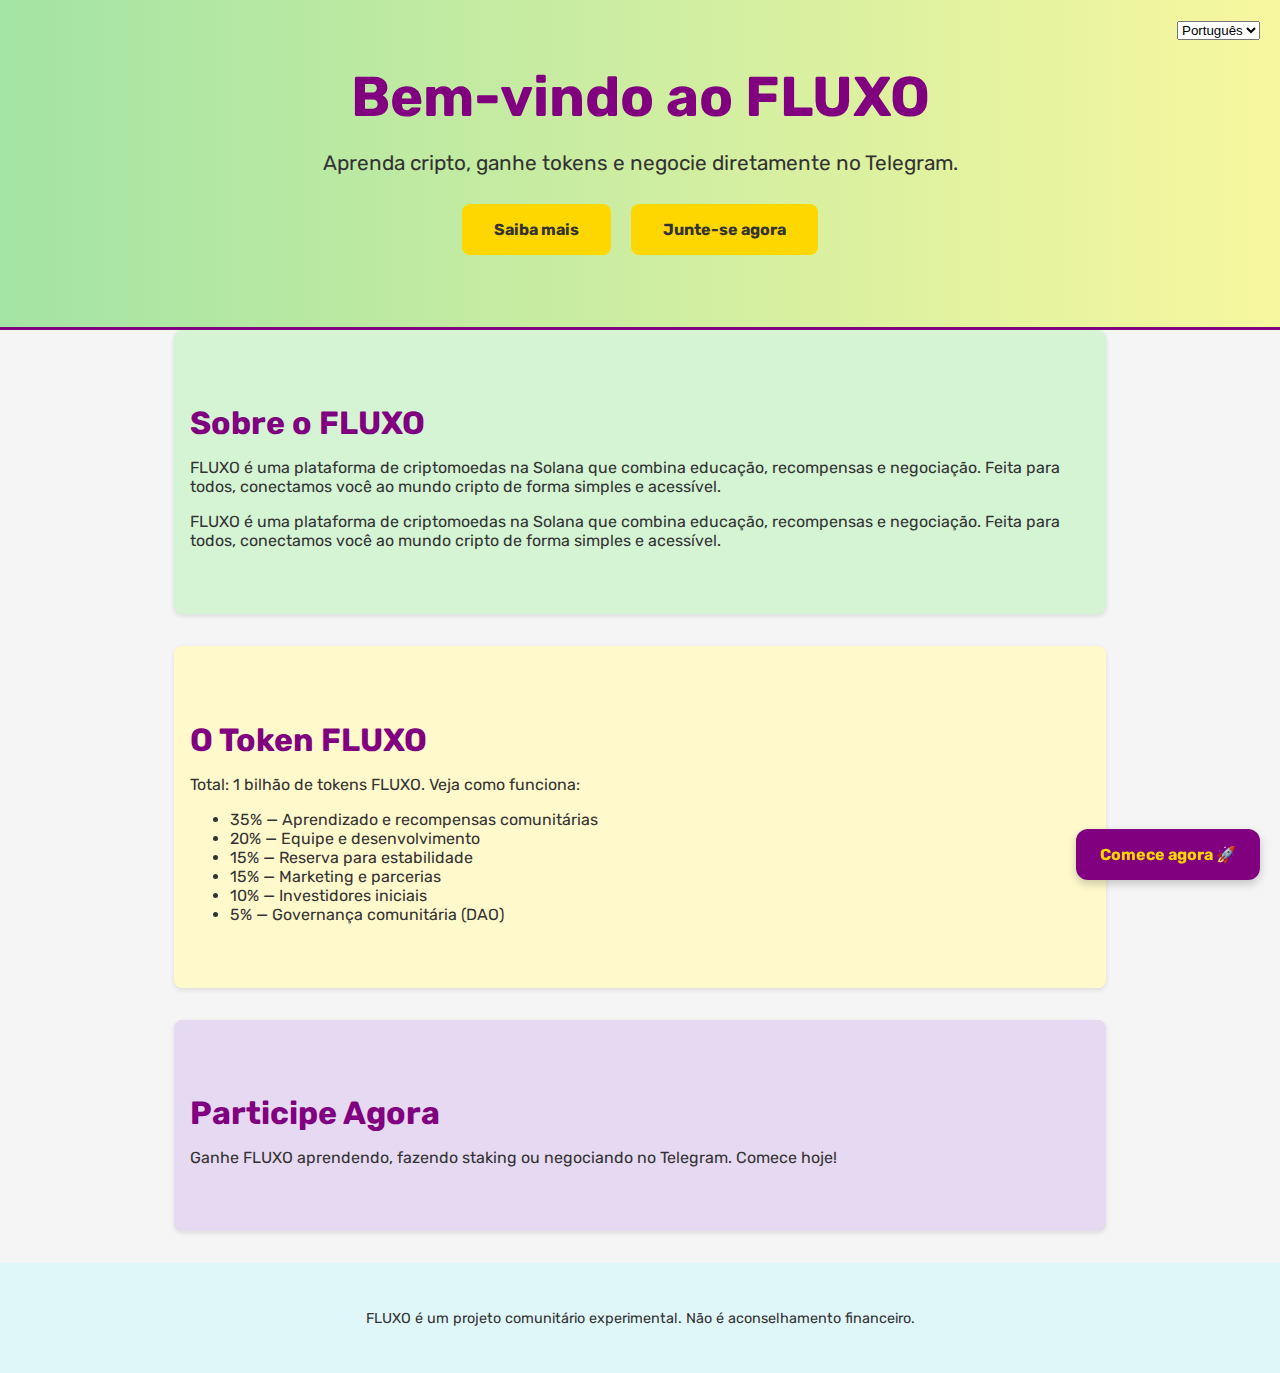
<file: index.html>
<!DOCTYPE html>
<html lang="pt">
<head>
  <meta name="google-site-verification" content="h-WN9v6y38X9imPYMSJMuM38u9vgDj6EQ45YrQTmr_M" />
  <meta charset="UTF-8">
  <meta name="viewport" content="width=device-width, initial-scale=1.0">
  <title>FLUXO - Crypto for Everyone</title>
  <link href="https://fonts.googleapis.com/css2?family=Rubik:wght@400;700&display=swap" rel="stylesheet">
  <link rel="stylesheet" href="https://cdnjs.cloudflare.com/ajax/libs/font-awesome/6.0.0-beta3/css/all.min.css">

  <!-- SEO метатеги -->
  <meta name="description" content="FLUXO — cryptocurrency platform to learn, earn, and trade tokens via Telegram. Join our community today!">
  <meta name="keywords" content="FLUXO token, crypto Brazil, learn and earn, cryptocurrency trading, Solana blockchain, Telegram bot, DeFi, blockchain education">
  <meta name="robots" content="index, follow">
  <meta name="author" content="FLUXO Team">
  <title>FLUXO - Learn, Earn, and Trade Crypto on Telegram</title>
  <meta name="description" content="Join FLUXO to learn cryptocurrency, earn tokens, and trade on Telegram. Built on Solana for everyone!">

  <!-- Open Graph для соцсетей -->
  <meta property="og:title" content="FLUXO - Crypto for Everyone">
  <meta property="og:description" content="Learn crypto, earn FLUXO tokens, and trade directly in Telegram. Join now!">
  <meta property="og:image" content="https://fluxo.brz/og-image.jpg">
  <meta property="og:url" content="https://fluxo.brz">
  <meta property="og:type" content="website">
  <meta property="og:locale" content="pt_BR">
  <meta property="og:locale:alternate" content="es_ES">
  <meta property="og:locale:alternate" content="en_US">

  <!-- Twitter Cards -->
  <meta name="twitter:card" content="summary_large_image">
  <meta name="twitter:title" content="FLUXO - Crypto for Everyone">
  <meta name="twitter:description" content="Learn, earn, and trade FLUXO tokens in Telegram. Join now!">
  <meta name="twitter:image" content="https://fluxo.brz/twitter-image.jpg">

  <!-- Canonical URL -->
  <link rel="canonical" href="https://fluxo.brz">

  <!-- Структурированные данные JSON-LD -->
  <script type="application/ld+json">
    {
      "@context": "https://schema.org",
      "@type": "WebSite",
      "name": "FLUXO",
      "url": "https://fluxo.brz",
      "description": "FLUXO is a cryptocurrency platform on Solana for learning, earning, and trading tokens.",
      "potentialAction": {
        "@type": "SearchAction",
        "target": "https://fluxo.brz/search?q={search_term_string}",
        "query-input": "required name=search_term_string"
      }
    }
  </script>

  <style>
    body {
      font-family: 'Rubik', sans-serif;
      margin: 0;
      background: #F5F5F5;
      color: #333;
      scroll-behavior: smooth;
    }
    header {
      background: linear-gradient(90deg, #A4E4A4, #F7F79E);
      text-align: center;
      padding: 4rem 1rem;
      border-bottom: 3px solid #800080;
      animation: fadeIn 1s ease-in;
    }
    header h1 {
      font-size: 3.5rem;
      color: #800080;
      margin: 0;
    }
    header p {
      font-size: 1.3rem;
      color: #333;
    }
    .cta-buttons a {
      background: #FFD700;
      color: #333;
      padding: 1rem 2rem;
      text-decoration: none;
      border-radius: 8px;
      margin: 0.5rem;
      display: inline-block;
      transition: background 0.3s, transform 0.3s;
      font-weight: bold;
    }
    .cta-buttons a:hover {
      background: #E6C200;
      transform: scale(1.05);
    }
    section {
      padding: 3rem 1rem;
      max-width: 900px;
      margin: auto;
      margin-bottom: 2rem;
      border-radius: 8px;
      box-shadow: 0 2px 5px rgba(0,0,0,0.1);
    }
    .block-green { background: #D4F4D4; } /* Светло-зелёный */
    .block-yellow { background: #FFF9CC; } /* Светло-жёлтый */
    .block-purple { background: #E6D9F2; } /* Светло-фиолетовый */
    section h2 {
      color: #800080;
      font-size: 2rem;
      margin-bottom: 1rem;
    }
    section i {
      color: #800080;
      margin-right: 10px;
    }
    .telegram-floating {
      position: fixed;
      bottom: 20px;
      right: 20px;
      background: #800080;
      color: #FFD700;
      padding: 1rem 1.5rem;
      border-radius: 12px;
      font-weight: bold;
      text-decoration: none;
      box-shadow: 0 4px 10px rgba(0,0,0,0.2);
      transition: transform 0.3s;
    }
    .telegram-floating:hover {
      transform: scale(1.1);
    }
    footer {
      background: #E0F7FA;
      text-align: center;
      padding: 2rem;
      font-size: 0.9rem;
    }
    .language-switcher {
      position: absolute;
      top: 20px;
      right: 20px;
    }
    @keyframes fadeIn {
      from { opacity: 0; }
      to { opacity: 1; }
    }
  </style>
</head>
<body>
  <div class="language-switcher">
    <select id="language" onchange="changeLanguage(this.value)">
      <option value="pt">Português</option>
      <option value="es">Español</option>
      <option value="en">English</option>
    </select>
  </div>
  <header>
    <h1 id="title">Bem-vindo ao FLUXO</h1>
    <p id="description">Aprenda cripto, ganhe tokens e negocie diretamente no Telegram.</p>
    <div class="cta-buttons">
      <a href="#about">Saiba mais</a>
      <a href="https://t.me/fluxo_bot">Junte-se agora</a>
    </div>
  </header>

  <section class="block-green" id="about">
    <h2 id="about-title"><i class="fas fa-info-circle"></i> Sobre o FLUXO</h2>
    <p id="about-text">FLUXO is a cryptocurrency platform on Solana where you can learn crypto, earn tokens, and trade easily via Telegram.</p>
    <p id="about-text">FLUXO é uma plataforma de criptomoedas na Solana que combina educação, recompensas e negociação. Feita para todos, conectamos você ao mundo cripto de forma simples e acessível.</p>
  </section>

  <section class="block-yellow" id="tokenomics">
    <h2 id="tokenomics-title"><i class="fas fa-coins"></i> O Token FLUXO</h2>
    <p id="tokenomics-text">Total: 1 bilhão de tokens FLUXO. Veja como funciona:</p>
    <ul>
      <li>35% — Aprendizado e recompensas comunitárias</li>
      <li>20% — Equipe e desenvolvimento</li>
      <li>15% — Reserva para estabilidade</li>
      <li>15% — Marketing e parcerias</li>
      <li>10% — Investidores iniciais</li>
      <li>5% — Governança comunitária (DAO)</li>
    </ul>
  </section>

  <section class="block-purple" id="join">
    <h2 id="join-title"><i class="fas fa-users"></i> Participe Agora</h2>
    <p id="join-text">Ganhe FLUXO aprendendo, fazendo staking ou negociando no Telegram. Comece hoje!</p>
    <a href="https://t.me/fluxo_bot" class="telegram-floating">Comece agora 🚀</a>
  </section>

  <footer>
    <p id="footer-text">FLUXO é um projeto comunitário experimental. Não é aconselhamento financeiro.</p>
  </footer>

  <script>
    const translations = {
      pt: {
        title: "Bem-vindo ao FLUXO",
        description: "Aprenda cripto, ganhe tokens e negocie diretamente no Telegram.",
        aboutTitle: "Sobre o FLUXO",
        aboutText: "FLUXO é uma plataforma de criptomoedas na Solana que combina educação, recompensas e negociação. Feita para todos, conectamos você ao mundo cripto de forma simples e acessível.",
        tokenomicsTitle: "O Token FLUXO",
        tokenomicsText: "Total: 1 bilhão de tokens FLUXO. Veja como funciona:",
        joinTitle: "Participe Agora",
        joinText: "Ganhe FLUXO aprendendo, fazendo staking ou negociando no Telegram. Comece hoje!",
        footerText: "FLUXO é um projeto comunitário experimental. Não é aconselhamento financeiro."
      },
      es: {
        title: "Bienvenido a FLUXO",
        description: "Aprende cripto, gana tokens y negocia directamente en Telegram.",
        aboutTitle: "Sobre FLUXO",
        aboutText: "FLUXO es una plataforma de criptomonedas en Solana que combina educación, recompensas y comercio. Hecha para todos, te conectamos al mundo cripto de forma simple y accesible.",
        tokenomicsTitle: "El Token FLUXO",
        tokenomicsText: "Total: 1 mil millones de tokens FLUXO. Mira cómo funciona:",
        joinTitle: "Únete Ahora",
        joinText: "Gana FLUXO aprendiendo, haciendo staking o negociando en Telegram. ¡Empieza hoy!",
        footerText: "FLUXO es un proyecto comunitario experimental. No es asesoramiento financiero."
      },
      en: {
        title: "Welcome to FLUXO",
        description: "Learn crypto, earn tokens, and trade directly in Telegram.",
        aboutTitle: "About FLUXO",
        aboutText: "FLUXO is a cryptocurrency platform on Solana that combines education, rewards, and trading. Built for everyone, we connect you to the crypto world simply and accessibly.",
        tokenomicsTitle: "The FLUXO Token",
        tokenomicsText: "Total: 1 billion FLUXO tokens. Here’s how it works:",
        joinTitle: "Join Now",
        joinText: "Earn FLUXO by learning, staking, or trading on Telegram. Start today!",
        footerText: "FLUXO is a community-driven experimental project. Not financial advice."
      }
    };

    function changeLanguage(lang) {
      document.getElementById('title').textContent = translations[lang].title;
      document.getElementById('description').textContent = translations[lang].description;
      document.getElementById('about-title').textContent = translations[lang].aboutTitle;
      document.getElementById('about-text').textContent = translations[lang].aboutText;
      document.getElementById('tokenomics-title').textContent = translations[lang].tokenomicsTitle;
      document.getElementById('tokenomics-text').textContent = translations[lang].tokenomicsText;
      document.getElementById('join-title').textContent = translations[lang].joinTitle;
      document.getElementById('join-text').textContent = translations[lang].joinText;
      document.getElementById('footer-text').textContent = translations[lang].footerText;
    }

    // Устанавливаем португальский по умолчанию
    changeLanguage('pt');
  </script>
</body>
</html>
</file>
